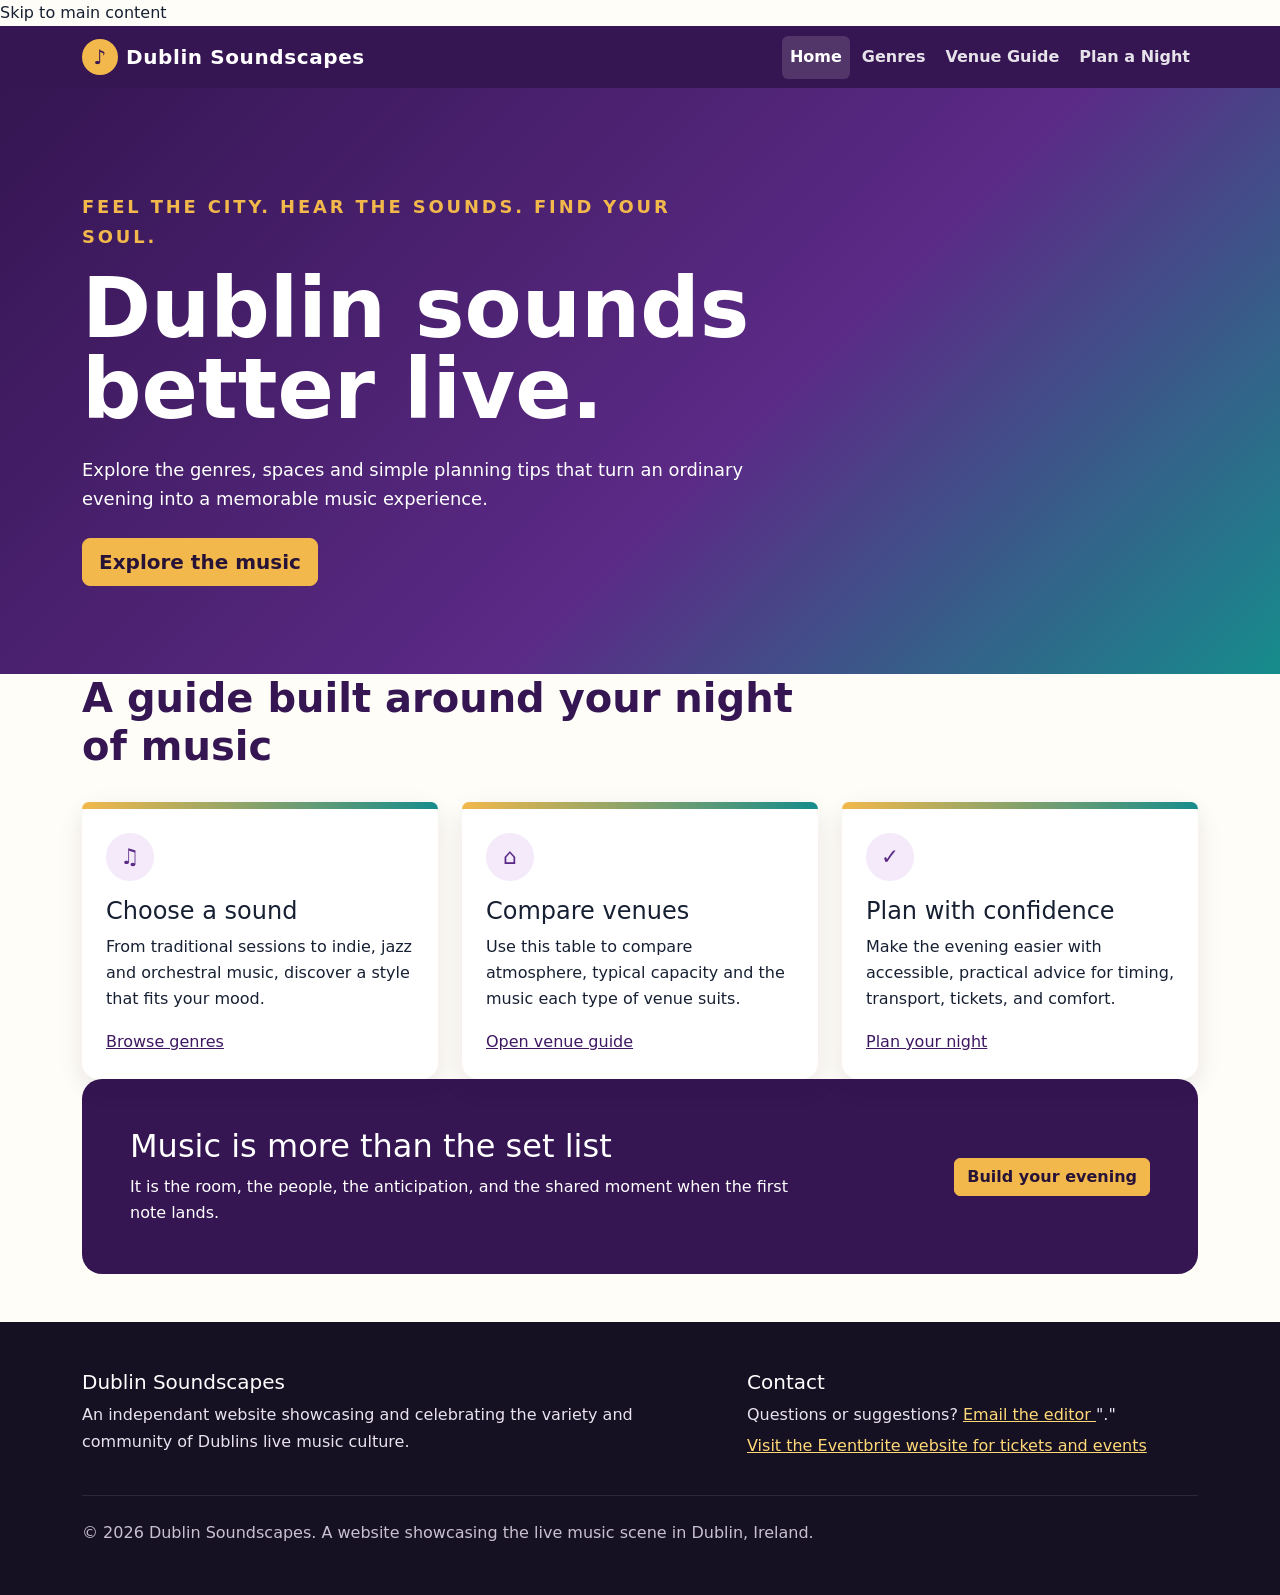
<file: index.html>
<!doctype html>
<html lang="en">
<head>
    <meta charset="utf-8">
    <meta name="viewport" content="width=device-width, initial-scale=1">
    <title>Home | Dublin Soundscapes</title>
    <link
        href="https://cdn.jsdelivr.net/npm/bootstrap@5.3.8/dist/css/bootstrap.min.css"
        rel="stylesheet"
        integrity="sha384-sRIl4kxILFvY47J16cr9ZwB07vP4J8+LH7qKQnuqkuIAvNWLzeN8tE5YBujZqJLB"
        crossorigin="anonymous">

    <link rel="stylesheet" href="styles.css">
</head>

<body>

    <!-- Main site header and responsive Bootstrap navigation -->
    <a class="skip-link" href="#main-content">Skip to main content</a>
        Skip to main content
    </a>

    <header class="site-header">
        <nav class="navbar navbar-expand-lg" aria-label="Main navigation">
            <div class="container">

                <a class="navbar-brand d-flex align-items-center" href="index.html">
                    <span class="logo-mark" aria-hidden="true">♪</span>
                    Dublin Soundscapes
                </a>

                <button
                    class="navbar-toggler"
                    type="button"
                    data-bs-toggle="collapse"
                    data-bs-target="#mainNav"
                    aria-controls="mainNav"
                    aria-expanded="false"
                    aria-label="Toggle navigation">

                    <span class="navbar-toggler-icon"></span>
                </button>

            <div class="collapse navbar-collapse" id="mainNav">
                    <ul class="navbar-nav ms-auto gap-lg-1">
                        <li class="nav-item">
                            <a class="nav-link active" aria-current="page" href="index.html">
                                Home
                            </a>
                        </li>

                        <li class="nav-item">
                            <a class="nav-link" href="genres.html">
                                Genres
                            </a>
                        </li>

                        <li class="nav-item">
                            <a class="nav-link" href="venues.html">
                                Venue Guide
                            </a>
                        </li>

                        <li class="nav-item">
                            <a class="nav-link" href="planning.html">
                                Plan a Night
                            </a>
                        </li>
                    </ul>
                </div>

            </div>
        </nav>
    </header>

    <main id="main-content">

        <!-- Hero Section -->
        <section class="hero">
            <div class="container">
                <p class="eyebrow">Feel the city. Hear the sounds. Find your soul.</p>

                <h1>Dublin sounds better live.</h1>

                <p class="lead mt-4">
                    Explore the genres, spaces and simple planning tips that turn an ordinary
                    evening into a memorable music experience.
                </p>

                <a class="btn btn-warning btn-lg mt-2" href="genres.html">
                    Explore the music
                </a>
            </div>

    </section>

    <!-- Features Section -->
        <section class="features">

            <div class="container">

                <div class="row align-items-end mb-4">
                    <div class="col-lg-8">
                        
                        <h2 class="section-title display-6">
                            A guide built around your night of music
                        </h2>
                    </div>
                </div>

                <div class="row g-4">

                    <div class="col-md-4">
                        <article class="feature-card">
                            <div class="card-accent"></div>

                            <div class="p-4">
                                <div class="icon-circle mb-3" aria-hidden="true">♫</div>

                                <h3 class="h4">Choose a sound</h3>

                                <p>
                                    From traditional sessions to indie, jazz and orchestral music,
                                    discover a style that fits your mood.
                                </p>

                                <a href="genres.html">Browse genres</a>
                            </div>
                        </article>
                    </div>
    
                     <div class="col-md-4">
                        <article class="feature-card">
                            <div class="card-accent"></div>

                            <div class="p-4">
                                <div class="icon-circle mb-3" aria-hidden="true">⌂</div>

                                <h3 class="h4">Compare venues</h3>
    
                                <p>
                                    Use this table to compare atmosphere,
                                    typical capacity and the music each type
                                    of venue suits.
                                </p>

        <a href="venues.html">Open venue guide</a>
                            </div>
                        </article>
                    </div>

                    <div class="col-md-4">
                        <article class="feature-card">
                            <div class="card-accent"></div>

                            <div class="p-4">
                                <div class="icon-circle mb-3" aria-hidden="true">✓</div>

                                <h3 class="h4">Plan with confidence</h3>

                                <p>
                                    Make the evening easier with accessible, practical advice
                                    for timing, transport, tickets, and comfort.
                                </p>

                                <a href="planning.html">Plan your night</a>
                            </div>
                        </article>
                    </div>

                </div>

            </div>

        </section>


<!-- Call to Action Section -->
<section class="pb-5">
            <div class="container">
                <div class="cta-panel p-4 p-md-5">

                    <div class="row align-items-center g-3">

                        <div class="col-lg-8">
                            <h2>Music is more than the set list</h2>

                            <p class="mb-lg-0">
                                It is the room, the people, the anticipation, and the shared
                                moment when the first note lands.
                            </p>
                        </div>

                        <div class="col-lg-4 text-lg-end">
                            <a class="btn btn-warning" href="planning.html">
                                Build your evening
                            </a>
                        </div>

                    </div>

                </div>
            </div>
        </section>

     </main>   

<footer class="site-footer py-5">
    <div class="container">
        <div class="row g-4">
            <div class="col-md-7">
                <h2 class="h5 text-white">Dublin Soundscapes</h2>
                <p class="mb-0 small print"></p>
                
                    An independant website showcasing and celebrating the variety and
                    community of Dublins live music culture.
                </p>
            </div>

            <div class="col-md-5">
                <h2 class="h5 text-white">Contact</h2>
                <p class="mb-1">
                    Questions or suggestions?
                    <a href="mailto:mickey.peart@gmail.com ">Email the editor
                    </a>
                    "."
                </p>

                <p class="mb-0">
                    <a href="https://www.eventbrite.ie/" target="_blank" rel="noopener">
                        Visit the Eventbrite website for tickets and events
                        <span class="visually-hidden">
                            (opens in a new tab)
                        </span>
                    </a>
                </p>
            </div>
        </div>
        <hr class="border-secondary my-4">
        <p class="mb-0 small-print">
            &copy; 2026 Dublin Soundscapes.
            A website showcasing the live music scene in Dublin, Ireland.
        </p>
        </div>
    </footer>
    

    <script
        src="https://cdn.jsdelivr.net/npm/bootstrap@5.3.8/dist/js/bootstrap.bundle.min.js"
        integrity="sha384-FKyoEForCGlyvwx9Hj09JcYn3nv7wiPVlz7YYwJrWVcXK/BmnVDxM+D2scQbITxI"
        crossorigin="anonymous">
    </script>
  

</body>
</html>
</file>
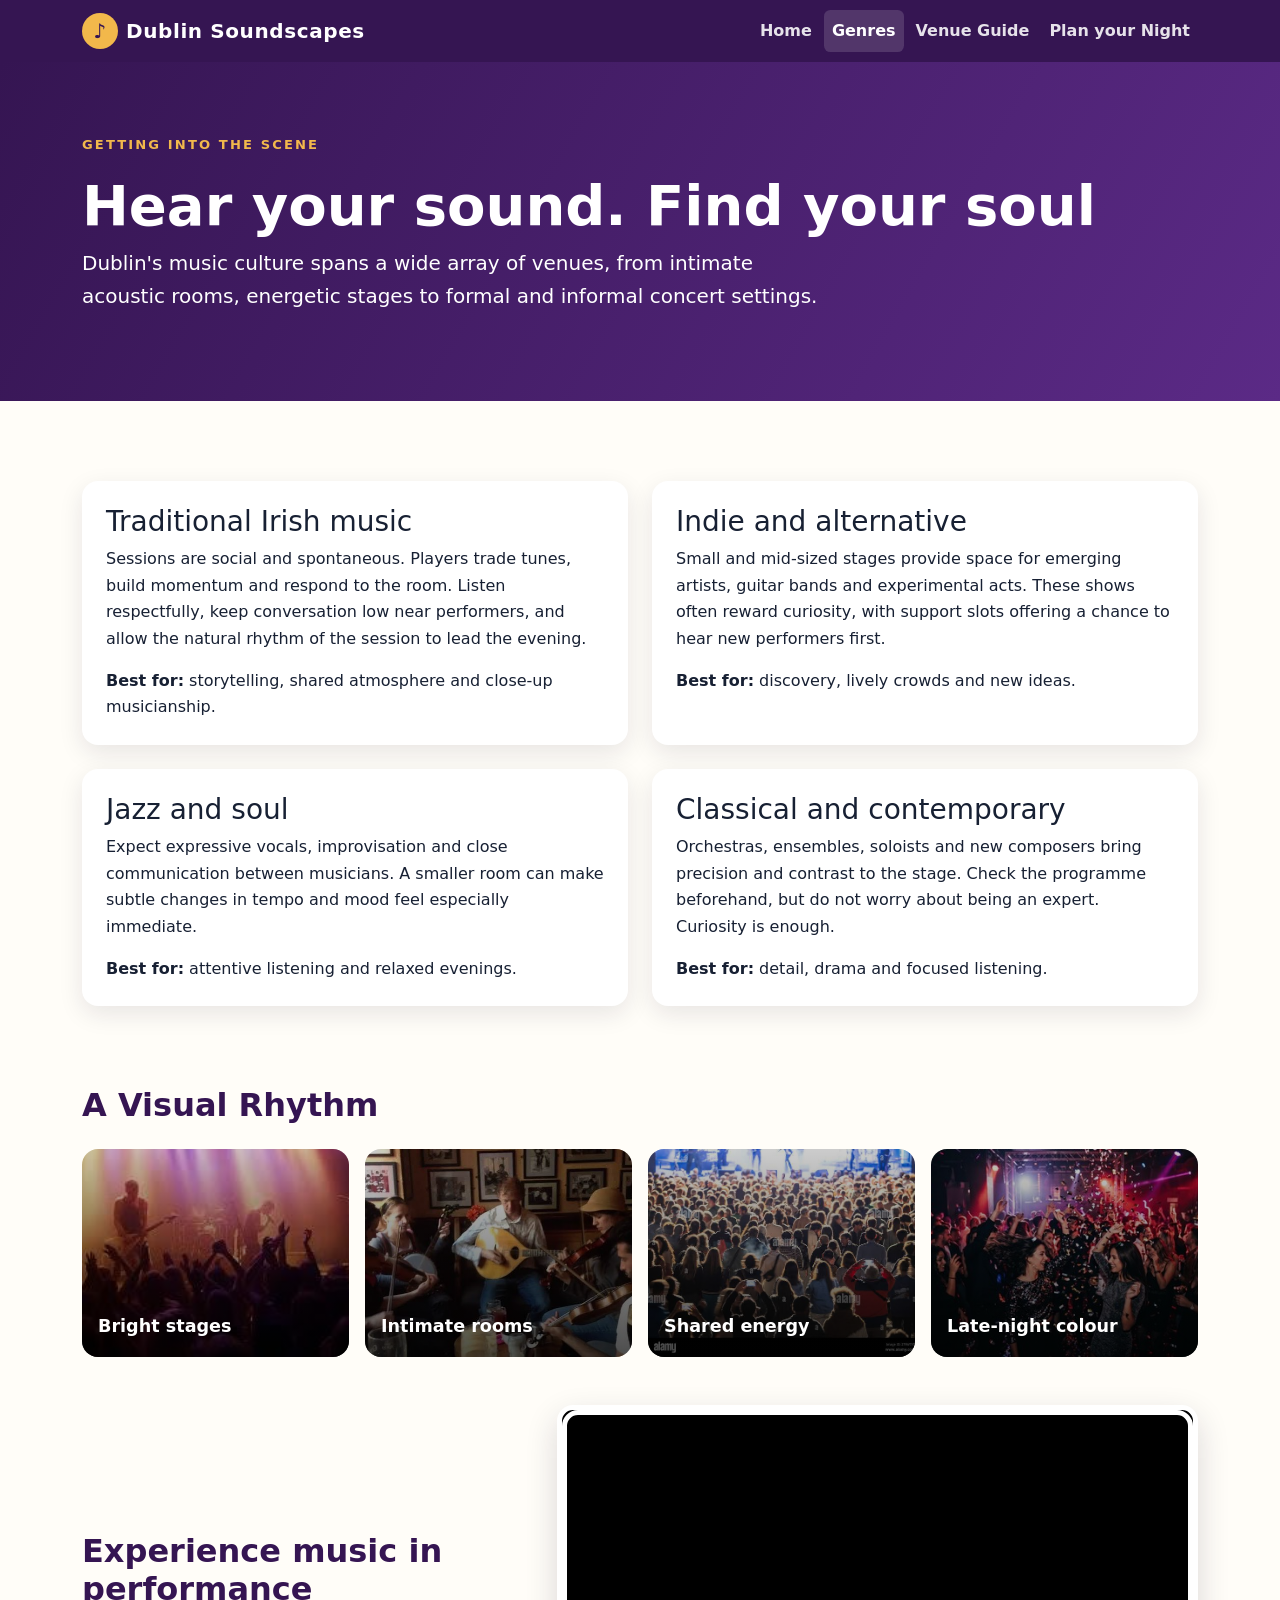
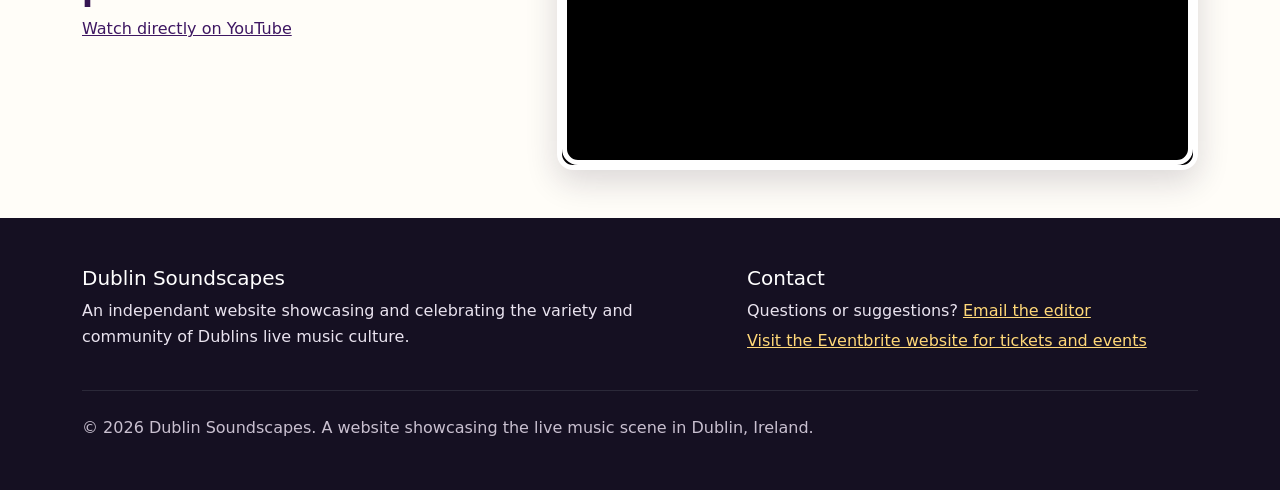
<file: genres.html>
<!doctype html>
<html lang="en">
<head>
    <meta charset="utf-8">
    <meta name="viewport" content="width=device-width, initial-scale=1">
    <meta name="description" content="Explore traditional, indie, jazz, soul, classical and contemporary music experiences in Dublin.">
    <meta name="author" content="Dublin Soundscapes">
    <meta name="theme-color" content="#351552">
    <title>Genres | Dublin Soundscapes</title>
    <link 
            href="https://cdn.jsdelivr.net/npm/bootstrap@5.3.8/dist/css/bootstrap.min.css" 
            rel="stylesheet" 
            integrity="sha384-sRIl4kxILFvY47J16cr9ZwB07vP4J8+LH7qKQnuqkuIAvNWLzeN8tE5YBujZqJLB" 
            crossorigin="anonymous">

    <link rel="stylesheet" href="styles.css">
    
</head>

<body>

<a class="skip-link" href="#main-content">
    Skip to main content
</a>

<header class="site-header">
    <nav class="navbar navbar-expand-lg" aria-label="Main navigation">
        <div class="container">

            <a class="navbar-brand d-flex align-items-center" href="index.html">
                <span class="logo-mark" aria-hidden="true">♪</span>
                Dublin Soundscapes
            </a>

            <button
                class="navbar-toggler"
                type="button"
                data-bs-toggle="collapse"
                data-bs-target="#mainNav"
                aria-controls="mainNav"
                aria-expanded="false"
                aria-label="Toggle navigation">
                <span class="navbar-toggler-icon"></span>
            </button>

            <div class="collapse navbar-collapse" id="mainNav">
                <ul class="navbar-nav ms-auto gap-lg-1">
                    <li class="nav-item">
                        <a class="nav-link" href="index.html">Home</a>
                    </li>

                    <li class="nav-item">
                        <a class="nav-link active"
                           aria-current="page"
                           href="genres.html">
                            Genres
                        </a>
                    </li>

                    <li class="nav-item">
                        <a class="nav-link" href="venues.html">
                            Venue Guide
                        </a>
                    </li>

                    <li class="nav-item">
                        <a class="nav-link" href="planning.html">
                            Plan your Night
                        </a>
                    </li>
                </ul>
            </div>

        </div>
    </nav>
</header>

<main id="main-content">
    <header class="page-banner">
        <div class="container">

            <p class="eyebrow">
                Getting into the scene
            </p>

            <h1 class="display-4">
                Hear your sound. Find your soul
            </h1>

            <p class="lead col-lg-8">
                Dublin's music culture spans a wide array of venues,
                from intimate acoustic rooms, energetic stages
                to formal and informal concert settings.
            </p>

        </div>
    </header>

    <section class="section-space">
        <div class="container">

            <div class="row g-4">

                <div class="col-md-6">
                    <article class="genre-card p-4">
                        <h2 class="h3">
                            Traditional Irish music
                        </h2>

                        <p>
                            Sessions are social and spontaneous. Players trade tunes, build momentum and 
                            respond to the room. Listen respectfully, keep conversation low near performers, 
                            and allow the natural rhythm of the session to lead the evening.
                        </p>

                        <p class="mb-0">
                            <strong>Best for:</strong>
                            storytelling, shared atmosphere and
                            close-up musicianship.
                        </p>
                    </article>
                </div>

                <!-- Indie -->

                <div class="col-md-6">
                    <article class="genre-card p-4">
                         <h2 class="h3">
                            Indie and alternative
                        </h2>

                        <p>
                            Small and mid-sized stages provide space for emerging artists, guitar bands and 
                            experimental acts. These shows often reward curiosity, with support slots offering a 
                            chance to hear new performers first.
                        </p>

                        <p class="mb-0">
                            <strong>Best for:</strong>
                            discovery, lively crowds and new ideas.
                        </p>
                        
                    </article>
                </div>

                <!-- Jazz -->

                <div class="col-md-6">
                    <article class="genre-card p-4">
                        <h2 class="h3">
                            Jazz and soul
                        </h2>

                        <p>
                           Expect expressive vocals, improvisation and close communication between 
                           musicians. A smaller room can make subtle changes in tempo and mood feel 
                           especially immediate.
                        </p>

                        <p class="mb-0">
                            <strong>Best for:</strong>
                            attentive listening and relaxed evenings.
                        </p>
                    </article>
                </div>

                <!-- Classical -->

                <div class="col-md-6">
                    <article class="genre-card p-4">
                        <h2 class="h3">
                            Classical and contemporary
                        </h2>

                        <p>
                           Orchestras, ensembles, soloists and new composers bring precision and contrast to 
                           the stage. Check the programme beforehand, but do not worry about being an 
                           expert. Curiosity is enough.
                        </p>

                        <p class="mb-0">
                            <strong>Best for:</strong>
                            detail, drama and focused listening.
                        </p>
                    </article>
                </div>

            </div>

        </div>
    </section>

    <!-- Gallery Section -->
<section class="pb-5" aria-labelledby="gallery-title">
    <div class="container">

        <h2 id="gallery-title" class="section-title mb-4">
            A Visual Rhythm
        </h2>

        <div class="row g-3">

            <div class="col-6 col-lg-3">
                <article class="gallery-tile">
                    <img
                        src="images/brightstages.jpg"
                        alt="Live music performance on a brightly lit stage">

                    <strong>Bright stages</strong>
                </article>
            </div>

            <div class="col-6 col-lg-3">
                <article class="gallery-tile">
                    <img
                        src="images/intimaterooms.jpg"
                        alt="Small intimate music venue">

                    <strong>Intimate rooms</strong>
                </article>
            </div>

            <div class="col-6 col-lg-3">
                <article class="gallery-tile">
                    <img
                        src="images/sharedenergy.jpg"
                        alt="Audience enjoying a live music event">

                    <strong>Shared energy</strong>
                </article>
            </div>

            <div class="col-6 col-lg-3">
                <article class="gallery-tile">
                    <img
                        src="images/latenightcolour.jpg"
                        alt="Colourful nightlife scene">

                    <strong>Late-night colour</strong>
                </article>
            </div>

        </div>

    </div>
</section>

<!-- Video Section -->

    <section
    class="pb-5"
    aria-labelledby="video-title">

    <div class="container">

        <div class="row align-items-center g-4">

            <div class="col-lg-5">

                <h2
                    id="video-title"
                    class="section-title">
                    Experience music in performance
                </h2>

                <p class="mb-lg-0">
                    <a
                        href="https://www.youtube.com/watch?v=0oygb1ih6tw"
                        target="_blank"
                        rel="noopener">
                        Watch directly on YouTube
                        <span class="visually-hidden">
                            (opens in a new tab)
                        </span>
                    </a>
                </p>

            </div>

            <div class="col-lg-7">

                <div class="ratio ratio-16x9 video-frame">

                    <div class="ratio ratio-16x9 video-frame">
                        <iframe
                            src="https://www.youtube.com/embed/0oygb1ih6tw"
                            title="Live music performance video"
                            loading="lazy"
                            allow="accelerometer; autoplay; clipboard-write; encrypted-media; gyroscope; picture-in-picture"
                            allowfullscreen>
                        </iframe>
                    </div>

                </div>

            </div>

        </div>

    </div>
</section>
</main>

<footer class="site-footer py-5">
    <div class="container">
        <div class="row g-4">
            <div class="col-md-7">
                <h2 class="h5 text-white">Dublin Soundscapes</h2>
                <p class="mb-0 small print"></p>
                
                    An independant website showcasing and celebrating the variety and
                    community of Dublins live music culture.
                </p>
            </div>

            <div class="col-md-5">
                <h2 class="h5 text-white">Contact</h2>
                <p class="mb-1">
                    Questions or suggestions?
                    <a href="mailto:mickey.peart@gmail.com ">Email the editor
                    </a>
                    
                </p>

                <p class="mb-0">
                    <a href="https://www.eventbrite.ie/" target="_blank" rel="noopener">
                        Visit the Eventbrite website for tickets and events
                        <span class="visually-hidden">
                            (opens in a new tab)
                        </span>
                    </a>
                </p>
            </div>
        </div>
        <hr class="border-secondary my-4">
        <p class="mb-0 small-print">
            &copy; 2026 Dublin Soundscapes.
            A website showcasing the live music scene in Dublin, Ireland.
        </p>
        </div>
    </footer>
    
    <script
        src="https://cdn.jsdelivr.net/npm/bootstrap@5.3.8/dist/js/bootstrap.bundle.min.js"
        integrity="sha384-FKyoEForCGlyvwx9Hj09JcYn3nv7wiPVlz7YYwJrWVcXK/BmnVDxM+D2scQbITxI"
        crossorigin="anonymous">
    </script>
  
</body>
</html>
</file>
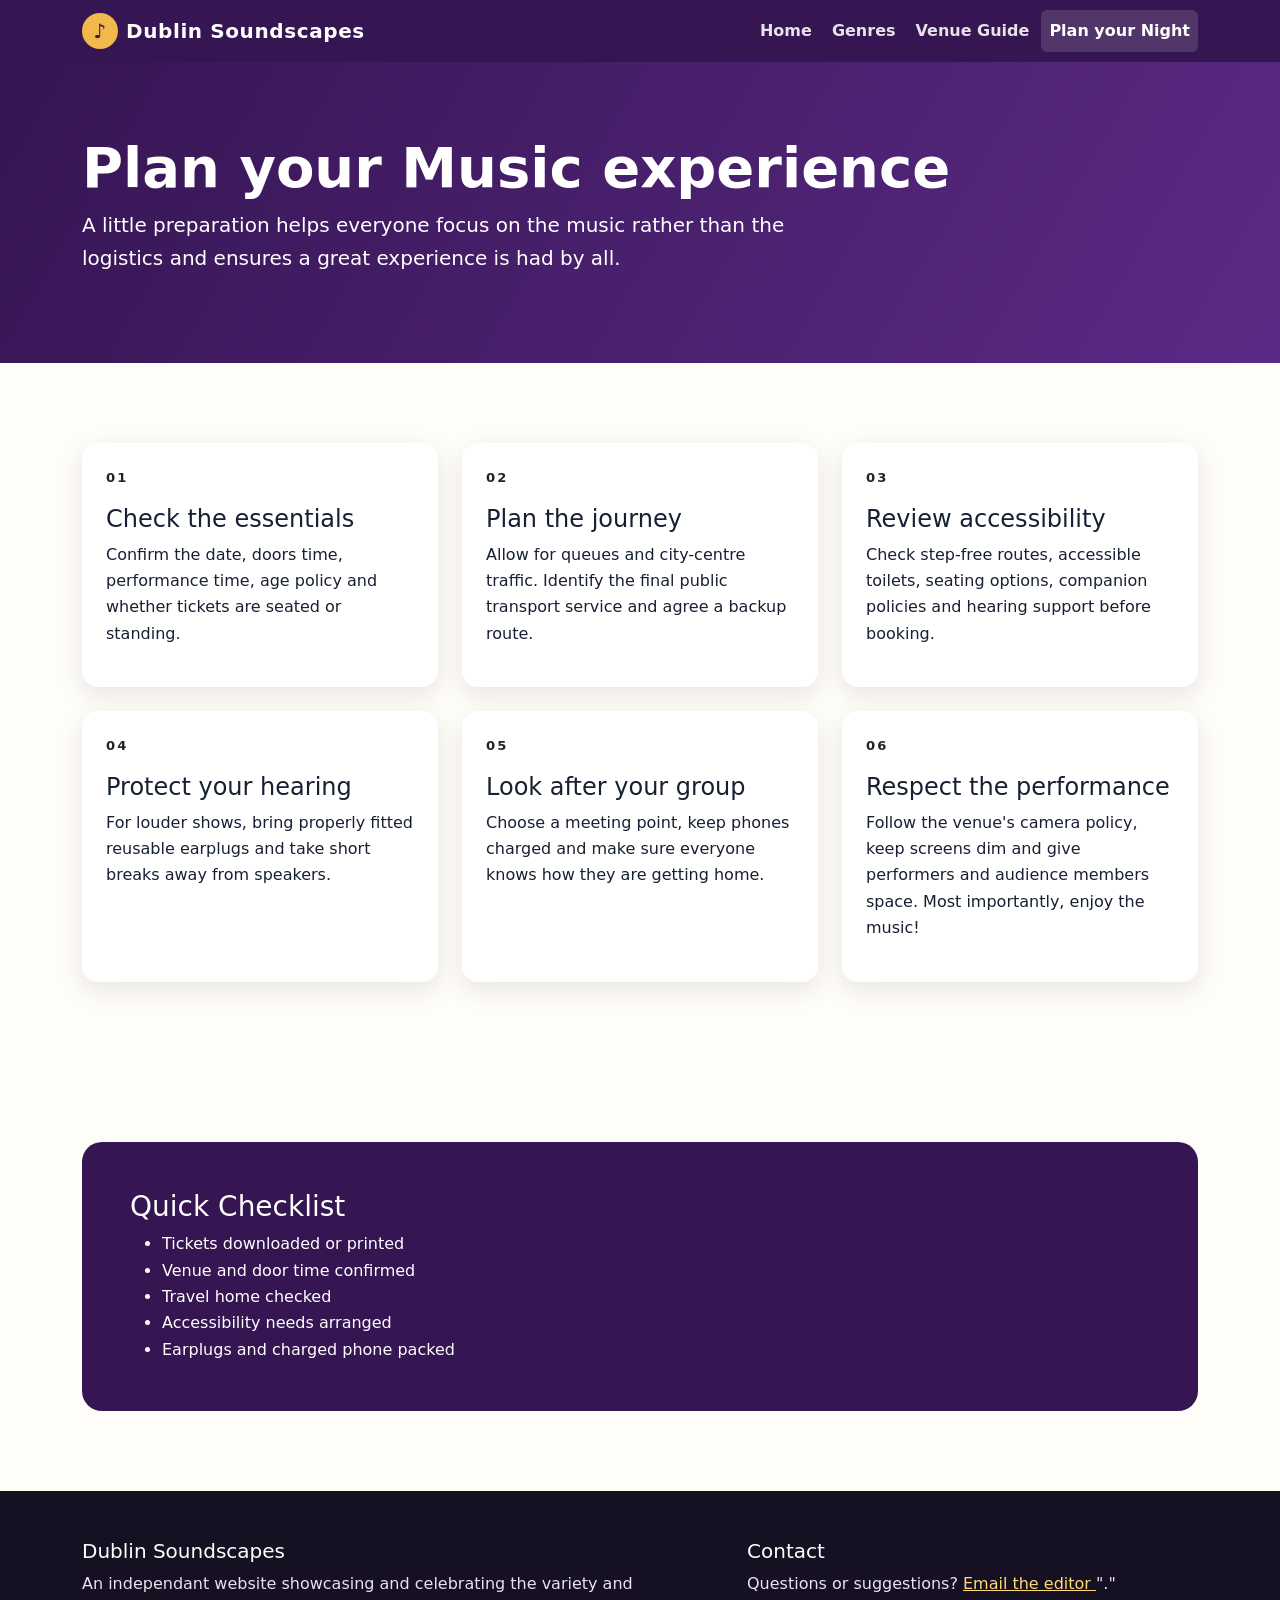
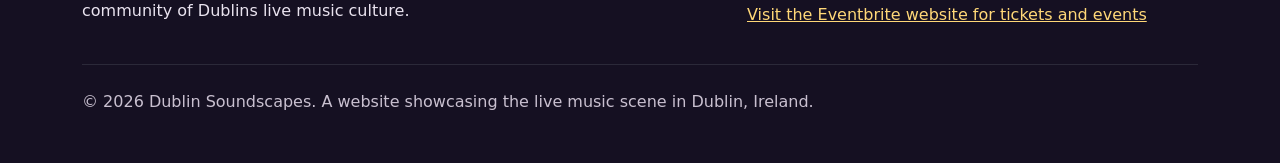
<file: planning.html>
<!doctype html>
<html lang="en">
<head>
    <meta charset="utf-8">
    <meta name="viewport" content="width=device-width, initial-scale=1">
    <meta
        name="description"
        content="Accessible and user-friendly tips for planning a safe, comfortable live music night in Dublin.">

    <meta name="author" content="Dublin Soundscapes">
    <meta name="theme-color" content="#351552">

    <title>Plan your Night | Dublin Soundscape</title>

    <link
        href="https://cdn.jsdelivr.net/npm/bootstrap@5.3.8/dist/css/bootstrap.min.css"
        rel="stylesheet">

    <link rel="stylesheet" href="styles.css">
</head>

<body>

    <a class="skip-link" href="#main-content">
        Skip to main content
    </a>

    <header class="site-header">

        <nav
            class="navbar navbar-expand-lg"
            aria-label="Main navigation">

            <div class="container">

                <a
                    class="navbar-brand d-flex align-items-center"
                    href="index.html">

                    <span class="logo-mark" aria-hidden="true">♪</span>
                    Dublin Soundscapes
                </a>

                <button
                    class="navbar-toggler"
                    type="button"
                    data-bs-toggle="collapse"
                    data-bs-target="#mainNav"
                    aria-controls="mainNav"
                    aria-expanded="false"
                    aria-label="Toggle navigation">

                    <span class="navbar-toggler-icon"></span>

                </button>

                <div
                    class="collapse navbar-collapse"
                    id="mainNav">

                    <ul class="navbar-nav ms-auto gap-lg-1">

                        <li class="nav-item">
                            <a class="nav-link" href="index.html">
                                Home
                            </a>
                        </li>

                        <li class="nav-item">
                            <a class="nav-link" href="genres.html">
                                Genres
                            </a>
                        </li>

                        <li class="nav-item">
                            <a class="nav-link" href="venues.html">
                                Venue Guide
                            </a>
                        </li>

                        <li class="nav-item">
                            <a
                                class="nav-link active"
                                aria-current="page"
                                href="planning.html">
                                Plan your Night
                            </a>
                        </li>

                    </ul>

                </div>

            </div>

        </nav>

    </header>

    <main id="main-content">

        <header class="page-banner">

            <div class="container">

                                <h1 class="display-4">
                    Plan your Music experience
                </h1>

                <p class="lead col-lg-8">
                    A little preparation helps everyone focus on the music
                    rather than the logistics and ensures a great experience is had by all.
                </p>

            </div>

        </header>

        <section
            class="section-space"
            aria-labelledby="tips-heading">

            <div class="container">

                <h2 id="tips-heading" class="visually-hidden">
                    Planning Tips
                </h2>

            <div class="row g-4">

            <div class="col-md-6 col-lg-4">
                <article class="tip-card p-4">
                    <p class="eyebrow text-dark">01</p>
                    <h3 class="h4">Check the essentials</h3>
                    <p>
                        Confirm the date, doors time,
                        performance time, age policy and
                        whether tickets are seated or standing.
                    </p>
                </article>
            </div>

            <div class="col-md-6 col-lg-4">
                <article class="tip-card p-4">
                    <p class="eyebrow text-dark">02</p>
                    <h3 class="h4">Plan the journey</h3>
                    <p>
                        Allow for queues and city-centre traffic.
                        Identify the final public transport service
                        and agree a backup route.
                    </p>
                </article>
            </div>

            <div class="col-md-6 col-lg-4">
                <article class="tip-card p-4">
                    <p class="eyebrow text-dark">03</p>
                    <h3 class="h4">Review accessibility</h3>
                    <p>
                        Check step-free routes, accessible toilets,
                        seating options, companion policies and hearing
                        support before booking.
                    </p>
                </article>
            </div>

            <div class="col-md-6 col-lg-4">
                <article class="tip-card p-4">
                    <p class="eyebrow text-dark">04</p>
                    <h3 class="h4">Protect your hearing</h3>
                    <p>
                        For louder shows, bring properly fitted reusable
                        earplugs and take short breaks away from speakers.
                    </p>
                </article>
            </div>

            <div class="col-md-6 col-lg-4">
                <article class="tip-card p-4">
                    <p class="eyebrow text-dark">05</p>
                    <h3 class="h4">Look after your group</h3>
                    <p>
                        Choose a meeting point, keep phones charged and
                        make sure everyone knows how they are getting home.
                    </p>
                </article>
            </div>

            <div class="col-md-6 col-lg-4">
                <article class="tip-card p-4">
                    <p class="eyebrow text-dark">06</p>
                    <h3 class="h4">Respect the performance</h3>
                    <p>
                        Follow the venue's camera policy,
                        keep screens dim and give performers and
                        audience members space. Most importantly, 
                        enjoy the music!
                    </p>
                </article>
            </div>

        </div>

    </div>

</section>

<section
    class="section-space"
    aria-labelledby="checklist-heading">

    <div class="container">

        <aside class="cta-panel p-4 p-md-5">

            <h2 id="checklist-heading" class="h3">
                Quick Checklist
            </h2>

            <ul class="mb-0">
                <li>Tickets downloaded or printed</li>
                <li>Venue and door time confirmed</li>
                <li>Travel home checked</li>
                <li>Accessibility needs arranged</li>
                <li>Earplugs and charged phone packed</li>
            </ul>

        </aside>

    </div>

</section>

</main>

<footer class="site-footer py-5">
    <div class="container">
        <div class="row g-4">
            <div class="col-md-7">
                <h2 class="h5 text-white">Dublin Soundscapes</h2>
                <p class="mb-0 small print"></p>
                
                    An independant website showcasing and celebrating the variety and
                    community of Dublins live music culture.
                </p>
            </div>

            <div class="col-md-5">
                <h2 class="h5 text-white">Contact</h2>
                <p class="mb-1">
                    Questions or suggestions?
                    <a href="mailto:mickey.peart@gmail.com ">Email the editor
                    </a>
                    "."
                </p>

                <p class="mb-0">
                    <a href="https://www.eventbrite.ie/" target="_blank" rel="noopener">
                        Visit the Eventbrite website for tickets and events
                        <span class="visually-hidden">
                            (opens in a new tab)
                        </span>
                    </a>
                </p>
            </div>
        </div>
        <hr class="border-secondary my-4">
        <p class="mb-0 small-print">
            &copy; 2026 Dublin Soundscapes.
            A website showcasing the live music scene in Dublin, Ireland.
        </p>
        </div>
    </footer>
    

    <script
        src="https://cdn.jsdelivr.net/npm/bootstrap@5.3.8/dist/js/bootstrap.bundle.min.js"
        integrity="sha384-FKyoEForCGlyvwx9Hj09JcYn3nv7wiPVlz7YYwJrWVcXK/BmnVDxM+D2scQbITxI"
        crossorigin="anonymous">
    </script>
  

</body>
</html>
</file>
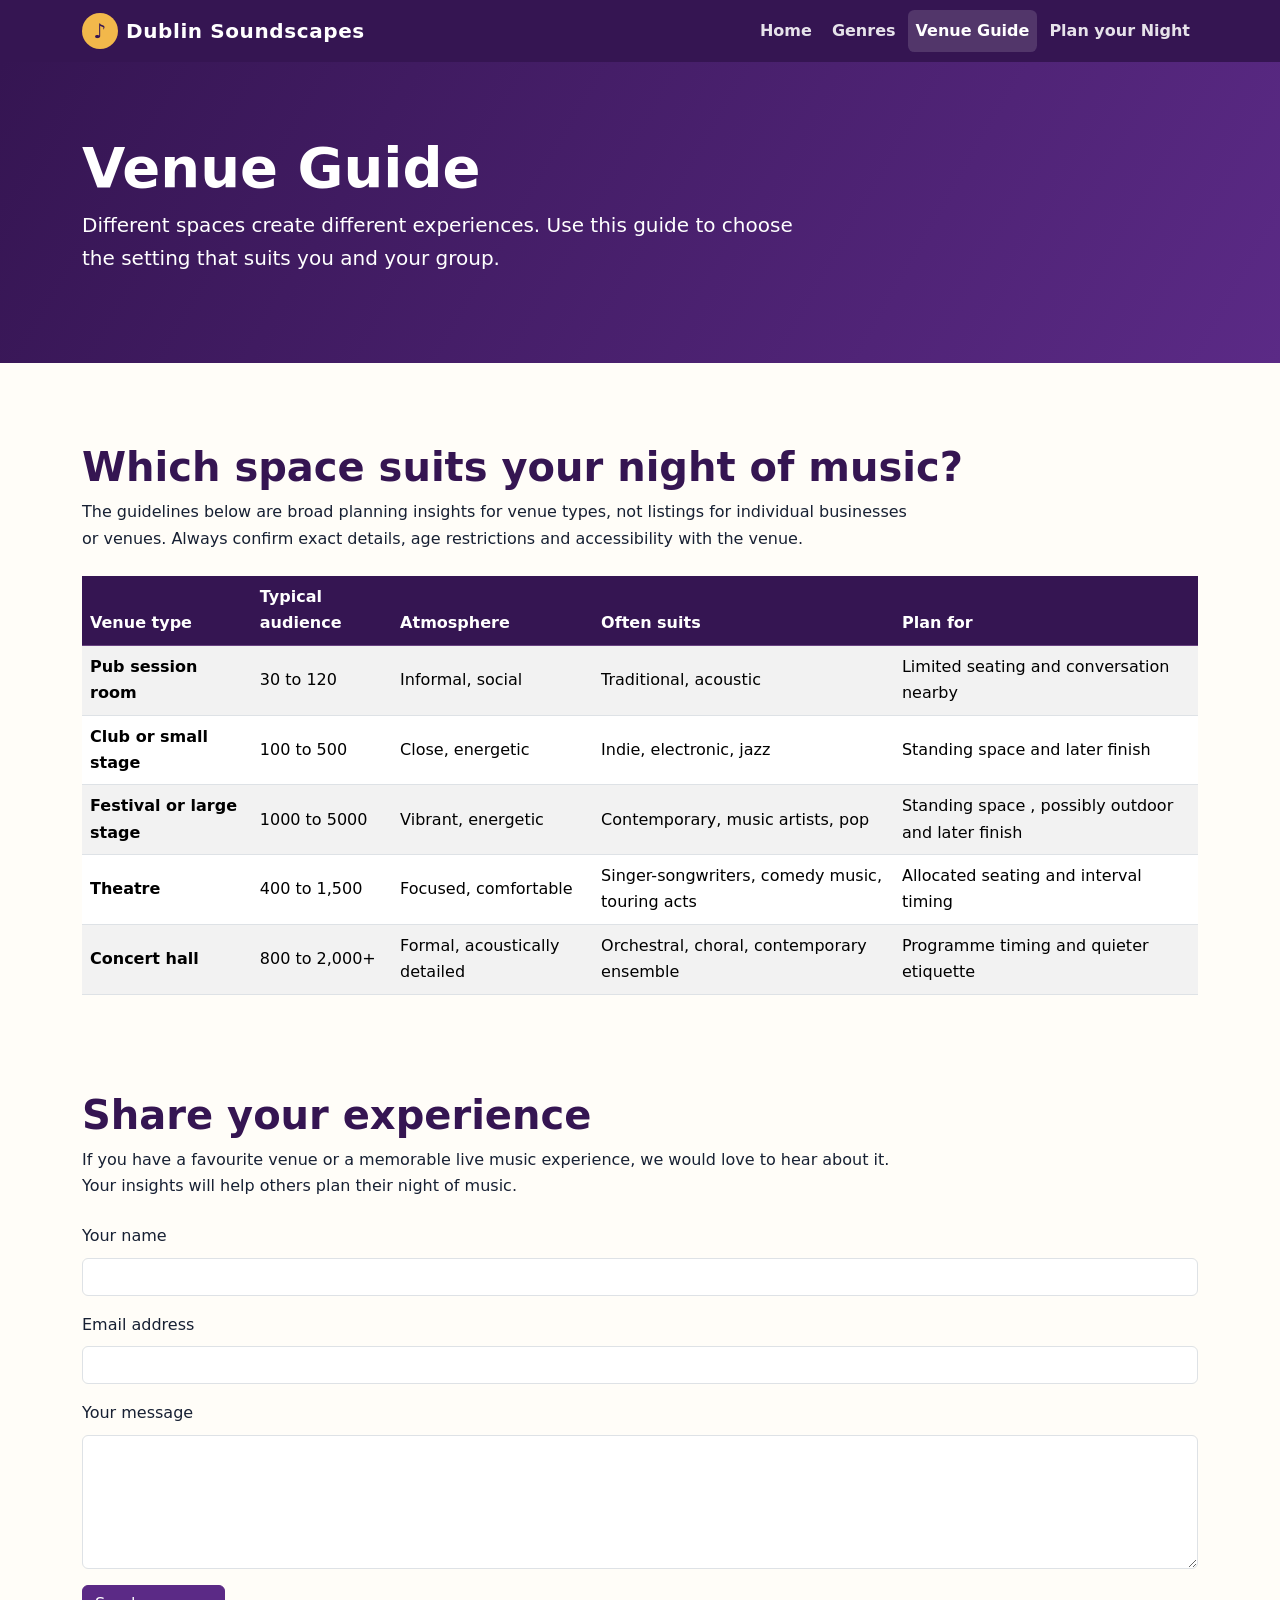
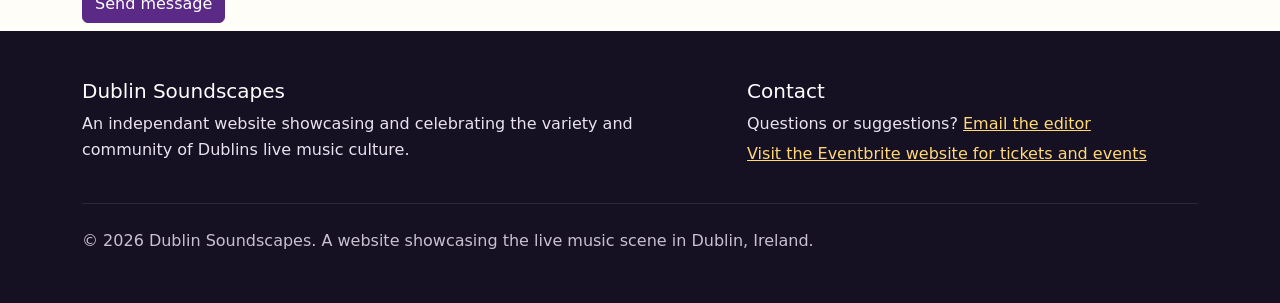
<file: venues.html>
<!doctype html>
<html lang="en">
<head>
    <meta charset="utf-8">
    <meta name="viewport" content="width=device-width, initial-scale=1">
    <meta
        name="description"
        content="A guide to common live music venue types by audience size, atmosphere and planning needs."
    >
    <meta name="author" content="Dublin Soundscapes">
    <meta name="theme-color" content="#351552">

    <title>Venue Guide | Dublin Soundscapes</title>

    <link
        href="https://cdn.jsdelivr.net/npm/bootstrap@5.3.8/dist/css/bootstrap.min.css"
        rel="stylesheet"
        integrity="sha384-sRIl4kxILFvY47J16cr9ZwB07vP4J8+LH7qKQnuqkuIAvNWLzeN8tE5YBujZqJLB"
        crossorigin="anonymous"
    >
    <link rel="stylesheet" href="styles.css">
</head>

<body>
    <a class="skip-link" href="#main-content">
        Skip to main content
    </a>

    <header class="site-header">
        <nav
            class="navbar navbar-expand-lg"
            aria-label="Main navigation"
        >
            <div class="container">
                <a
                    class="navbar-brand d-flex align-items-center"
                    href="index.html"
                >
                    <span class="logo-mark" aria-hidden="true">♪</span>
                    Dublin Soundscapes
                </a>

                <button
                    class="navbar-toggler"
                    type="button"
                    data-bs-toggle="collapse"
                    data-bs-target="#mainNav"
                    aria-controls="mainNav"
                    aria-expanded="false"
                    aria-label="Toggle navigation"
                >
                    <span class="navbar-toggler-icon"></span>
                </button>

                <div
                    class="collapse navbar-collapse"
                    id="mainNav"
                >
                    <ul class="navbar-nav ms-auto gap-lg-1">
                        <li class="nav-item">
                            <a class="nav-link" href="index.html">
                                Home
                            </a>
                        </li>

                        <li class="nav-item">
                            <a class="nav-link" href="genres.html">
                                Genres
                            </a>
                        </li>

                        <li class="nav-item">
                            <a
                                class="nav-link active"
                                aria-current="page"
                                href="venues.html"
                            >
                                Venue Guide
                            </a>
                        </li>

                        <li class="nav-item">
                            <a class="nav-link" href="planning.html">
                                Plan your Night
                            </a>
                        </li>
                    </ul>
                </div>
            </div>
        </nav>
    </header>

    <main id="main-content">
        <header class="page-banner">
            <div class="container">
                
                <h1 class="display-4">
                    Venue Guide
                </h1>

                <p class="lead col-lg-8">
                    Different spaces create different experiences.
                    Use this guide to choose the setting that suits
                    you and your group.
                </p>
            </div>
        </header>

                <section class="section-space">
            <div class="container">
                <h2 class="section-title h1">
                    Which space suits your night of music?
                </h2>

                <p class="col-lg-9">
                    The guidelines below are broad planning insights
                    for venue types, not listings for individual
                    businesses or venues. Always confirm exact details,
                    age restrictions and accessibility with
                    the venue.
                </p>

                <div class="table-responsive mt-4">
                    <table
                        class="table table-striped table-hover align-middle"
                    >
                       
                        <thead>
                            <tr>
                                <th scope="col">Venue type</th>
                                <th scope="col">Typical audience</th>
                                <th scope="col">Atmosphere</th>
                                <th scope="col">Often suits</th>
                                <th scope="col">Plan for</th>
                            </tr>
                        </thead>

                        <tbody>
                            <tr>
                                <th scope="row">
                                    Pub session room
                                </th>
                                <td>30 to 120</td>
                                <td>Informal, social</td>
                                <td>Traditional, acoustic</td>
                                <td>
                                    Limited seating and conversation nearby
                                </td>
                            </tr>

                            <tr>
                                <th scope="row">
                                    Club or small stage
                                </th>
                                <td>100 to 500</td>
                                <td>Close, energetic</td>
                                <td>Indie, electronic, jazz</td>
                                <td>
                                    Standing space and later finish
                                </td>
                            </tr>

                             <tr>
                                <th scope="row">
                                    Festival or large stage
                                </th>
                                <td>1000 to 5000</td>
                                <td>Vibrant, energetic</td>
                                <td>Contemporary, music artists, pop</td>
                                <td>
                                    Standing space , possibly outdoor and later finish
                                </td>
                            </tr>

                            <tr>
                                <th scope="row">
                                    Theatre
                                </th>
                                <td>400 to 1,500</td>
                                <td>Focused, comfortable</td>
                                <td>
                                    Singer-songwriters,
                                    comedy music,
                                    touring acts
                                </td>
                                <td>
                                    Allocated seating and interval timing
                                </td>
                            </tr>

                            <tr>
                                <th scope="row">
                                    Concert hall
                                </th>
                                <td>800 to 2,000+</td>
                                <td>
                                    Formal, acoustically detailed
                                </td>
                                <td>
                                    Orchestral, choral,
                                    contemporary ensemble
                                </td>
                                <td>
                                    Programme timing and quieter etiquette
                                </td>
                            </tr>
                        </tbody>
                    </table>
                </div>
            </div>
        </section>
        <section class="content-section pt-0" aria labelledby="form-heading">
            <div class="container">
                <h2 id="form-heading" class="section-title h1">
                    Share your experience
                </h2>

                <p class="col-lg-9">
                    If you have a favourite venue or a memorable
                    live music experience, we would love to hear
                    about it. Your insights will help others plan
                    their night of music.
                </p>

                <form
                    action="https://formspree.io/f/xwlowzaa"
                    method="POST"
                    class="mt-4"
                >
                    <div class="mb-3">
                        <label for="name" class="form-label">
                            Your name
                        </label>
                        <input
                            type="text"
                            class="form-control"
                            id="name"
                            name="name"
                            required
                        >
                    </div>

                    <div class="mb-3">
                        <label for="email" class="form-label">
                            Email address
                        </label>
                        <input
                            type="email"
                            class="form-control"
                            id="email"
                            name="_replyto"
                            required
                        >
                    </div>

                    <div class="mb-3">
                        <label for="message" class="form-label">
                            Your message
                        </label>
                        <textarea
                            class="form-control"
                            id="message"
                            name="message"
                            rows="5"
                            required
                        ></textarea>
                    </div>

                    <button type="submit" class="btn btn-primary mb-2">
                        Send message
                    </button>
                </form>
            </div>
    </main>

    <footer class="site-footer py-5">
    <div class="container">
        <div class="row g-4">
            <div class="col-md-7">
                <h2 class="h5 text-white">Dublin Soundscapes</h2>
                <p class="mb-0 small print"></p>
                
                    An independant website showcasing and celebrating the variety and
                    community of Dublins live music culture.
                </p>
            </div>

            <div class="col-md-5">
                <h2 class="h5 text-white">Contact</h2>
                <p class="mb-1">
                    Questions or suggestions?
                    <a href="mailto:mickey.peart@gmail.com ">Email the editor
                    </a>
                    
                </p>

                <p class="mb-0">
                    <a href="https://www.eventbrite.ie/" target="_blank" rel="noopener">
                        Visit the Eventbrite website for tickets and events
                        <span class="visually-hidden">
                            (opens in a new tab)
                        </span>
                    </a>
                </p>
            </div>
        </div>
        <hr class="border-secondary my-4">
        <p class="mb-0 small-print">
            &copy; 2026 Dublin Soundscapes.
            A website showcasing the live music scene in Dublin, Ireland.
        </p>
        </div>
    </footer>
    

    <script
        src="https://cdn.jsdelivr.net/npm/bootstrap@5.3.8/dist/js/bootstrap.bundle.min.js"
        integrity="sha384-FKyoEForCGlyvwx9Hj09JcYn3nv7wiPVlz7YYwJrWVcXK/BmnVDxM+D2scQbITxI"
        crossorigin="anonymous">
    </script>
  

</body>
</html>
</file>
<file: styles.css>
:root {
  --ink: #172033;
  --paper: #fffdf8;
  --purple: #5b2a86;
  --purple-dark: #351552;
  --gold: #f2b84b;
  --teal: #168c8c;
  --muted: #5c6473;
  --focus: #ffcf5c;
}

* {
  box-sizing: border-box;
}

html {
  scroll-behavior: smooth;
}

body {
  margin: 0;
  color: var(--ink);
  background: var(--paper);
  font-family: system-ui, -apple-system, "Segoe UI", Roboto, Arial, sans-serif;
  line-height: 1.65;
}

a {
  color: #3e1762;
}

a:hover {
  color: #7b3aac;
}

a:focus-visible,
button:focus-visible {
  outline: 3px solid var(--focus);
  outline-offset: 3px;
}

.skip-link {
  position: absolute;
  left: -9999px;
  top: 0;
  z-index: 2000;
  background: #fff;
  color: #000;
  padding: .75rem 1rem;
}

.skip-link:focus {
  left: .75rem;
  top: .75rem;
}

/* Header */

.site-header {
  background: var(--purple-dark);
}

.navbar-brand {
  color: #fff;
  font-weight: 800;
  letter-spacing: .03em;
}

.navbar-brand:hover,
.navbar-brand:focus {
  color: var(--gold);
}

.logo-mark {
  display: inline-grid;
  place-items: center;
  width: 2.25rem;
  height: 2.25rem;
  margin-right: .5rem;
  border-radius: 50%;
  background: var(--gold);
  color: var(--purple-dark);
}

.navbar .nav-link {
  color: rgba(255,255,255,.88);
  font-weight: 650;
  border-radius: .4rem;
}

.navbar .nav-link:hover,
.navbar .nav-link:focus,
.navbar .nav-link.active {
  color: #fff;
  background: rgba(255,255,255,.14);
}

.navbar-toggler {
  border-color: rgba(255,255,255,.65);
}

.navbar-toggler-icon {
  filter: invert(1);
}

/* Hero */

.hero {
  padding: 4.75rem 0 4rem;
  color: #fff;
  background: linear-gradient(
    135deg,
    var(--purple-dark),
    var(--purple) 58%,
    var(--teal)
  );
}

.hero h1 {
  max-width: 13ch;
  font-weight: 850;
  font-size: clamp(2.4rem, 9vw, 5.2rem);
  line-height: .98;
}

.hero p {
  max-width: 42rem;
  font-size: 1.12rem;
}

.eyebrow {
  color: var(--gold);
  text-transform: uppercase;
  letter-spacing: .16em;
  font-weight: 800;
  font-size: .82rem;
}

.section-space {
  padding: 4rem 0;
}

.page-banner {
  padding: 3.5rem 0;
  color: #fff;
  background: linear-gradient(
    120deg,
    var(--purple-dark),
    var(--purple)
  );
}

.page-banner h1 {
  font-weight: 800;
}

.section-title {
  font-weight: 800;
  color: var(--purple-dark);
}

/* Bootstrap Button Overrides */

.btn-primary {
  --bs-btn-bg: var(--purple);
  --bs-btn-border-color: var(--purple);
  --bs-btn-hover-bg: var(--purple-dark);
  --bs-btn-hover-border-color: var(--purple-dark);
}

.btn-warning {
  --bs-btn-bg: var(--gold);
  --bs-btn-border-color: var(--gold);
  color: #281338;
  font-weight: 750;
}

/* Table Styling */

.table thead th {
  background: var(--purple-dark);
  color: #fff;
  border-color: #684281;
}

.table caption {
  color: var(--ink);
  font-weight: 700;
}

/* Feature card styling */

.feature-card,
.genre-card,
.tip-card {
  height: 100%;
  border: 0;
  border-radius: 1rem;
  background: #fff;
  box-shadow: 0 .5rem 1.5rem rgba(34,20,48,.10);
}

.card-accent {
  height: .45rem;
  background: linear-gradient(
    90deg,
    var(--gold),
    var(--teal)
  );
  border-radius: 1rem 1rem 0 0;
}

.icon-circle {
  display: grid;
  place-items: center;
  width: 3rem;
  height: 3rem;
  border-radius: 50%;
  background: #f4eafa;
  color: var(--purple);
  font-size: 1.35rem;
}

.cta-panel {
    color: #fff; 
    background: 
    var(--purple-dark); 
    border-radius: 1.25rem; 
}

.genre-card {
  transition: transform .25s ease,
              box-shadow .25s ease;
}

.genre-card:hover,
.genre-card:focus-within {
  transform: translateY(-6px);
  box-shadow: 0 1rem 2.1rem rgba(54,21,81,.18);
}

.gallery-tile {
    position: relative;
    min-height: 13rem;
    border-radius: 1rem;
    overflow: hidden;
    display: flex;
    align-items: flex-end;
}

.gallery-tile img {
    position: absolute;
    inset: 0;
    width: 100%;
    height: 100%;
    object-fit: cover;
}

.gallery-tile::after {
    content: "";
    position: absolute;
    inset: 0;
    background: linear-gradient(
        to top,
        rgba(0, 0, 0, 0.7),
        rgba(0, 0, 0, 0.2)
    );
}

.gallery-tile strong {
    position: relative;
    z-index: 1;
    color: white;
    padding: 1rem;
    font-size: 1.1rem;
}

.gallery-tile:hover {
  transform: scale(1.025);
  filter: saturate(1.2);
}



.video-frame {
  border: .35rem solid #fff;
  border-radius: 1rem;
  overflow: hidden;
  box-shadow: 0 .75rem 2rem rgba(34,20,48,.16);
  background: #000;
}

.quote {
  border-left: .35rem solid var(--gold);
  background: #f8f3fb;
}

.site-footer {
  background: #151022;
  color: #e9e3ef;
}

.site-footer a {
  color: #ffd878;
}

.site-footer a:hover {
  color: #fff;
}

.small-print {
  color: #c9c0d0;
}

/* Progressive enhancement for tablets and larger screens */

@media (min-width: 768px) {
  .hero {
    padding: 6.5rem 0 5.5rem;
  }

  .section-space {
    padding: 5rem 0;
  }

  .page-banner {
    padding: 4.5rem 0;
  }
}

/* Reduced motion accessibility */

@media (prefers-reduced-motion: reduce) {
  html {
    scroll-behavior: auto;
  }

  *,
  *::before,
  *::after {
    transition-duration: .01ms !important;
  }
}
</file>
